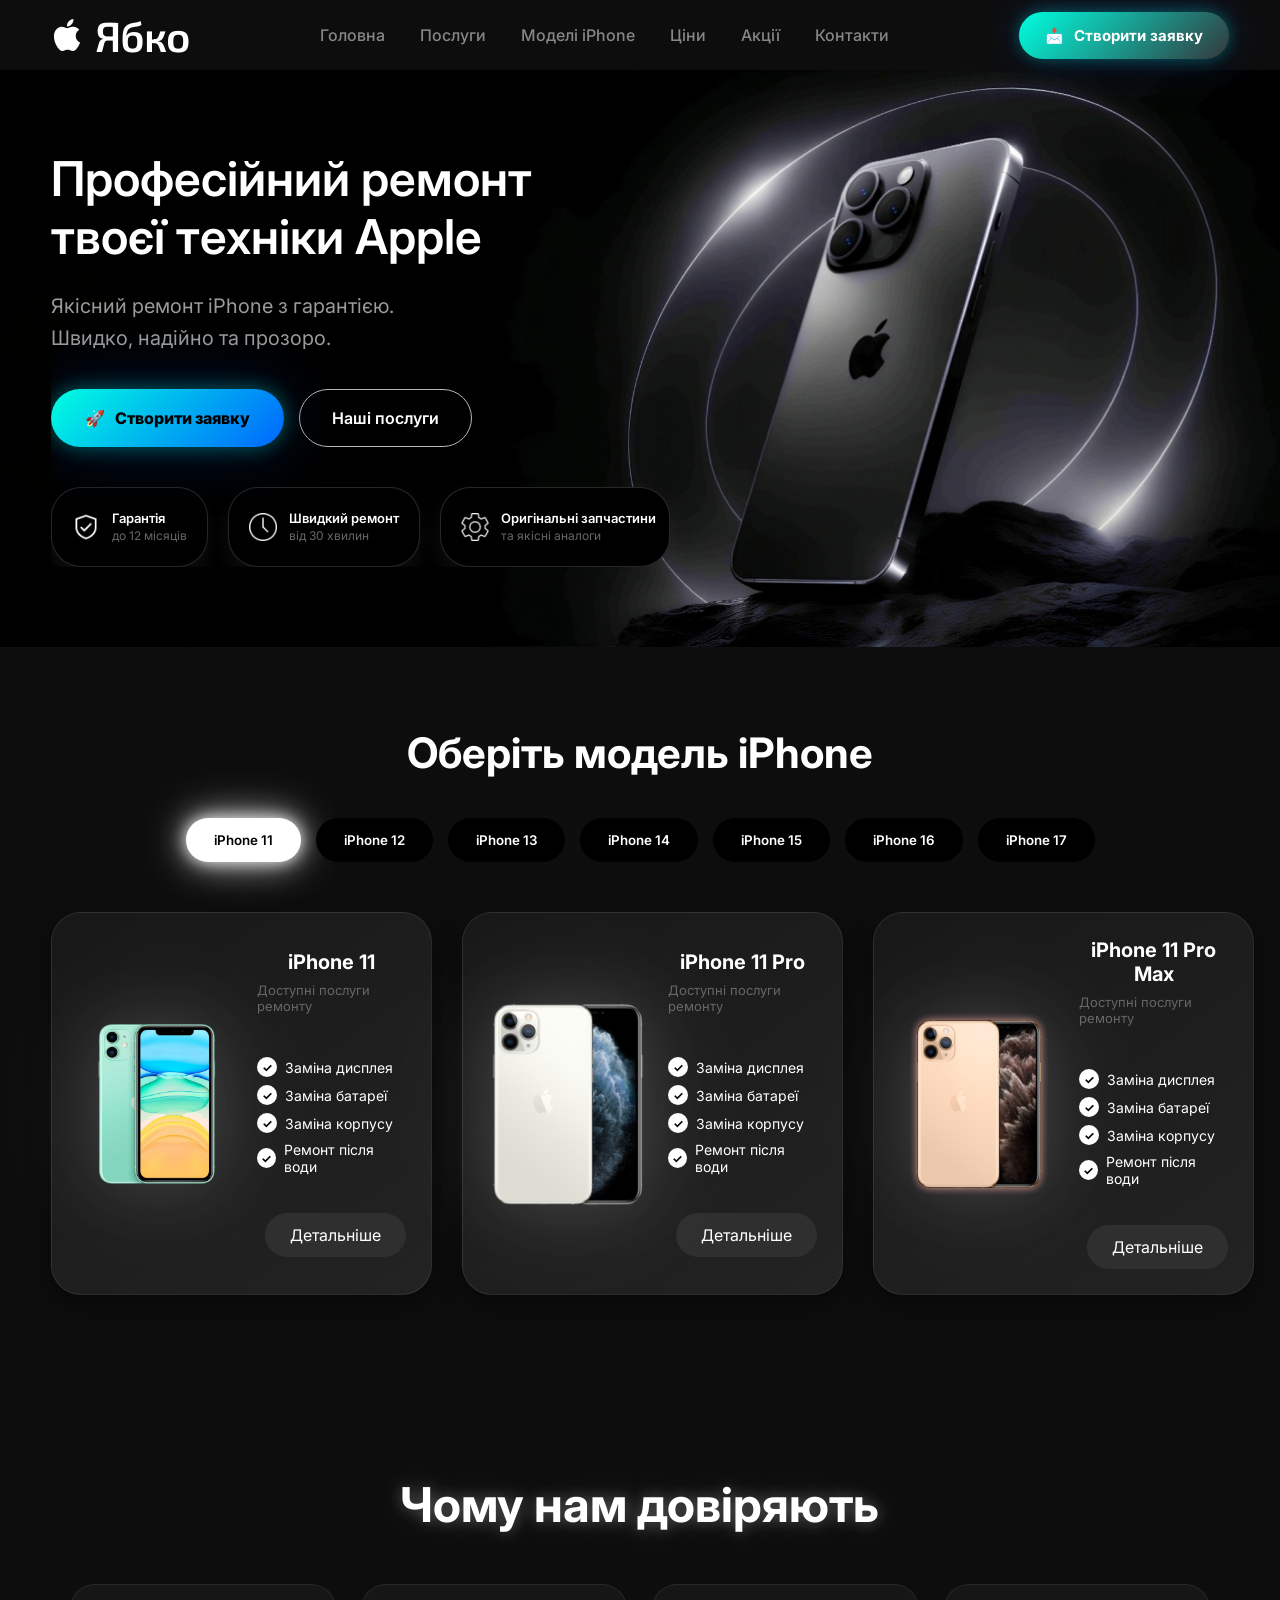
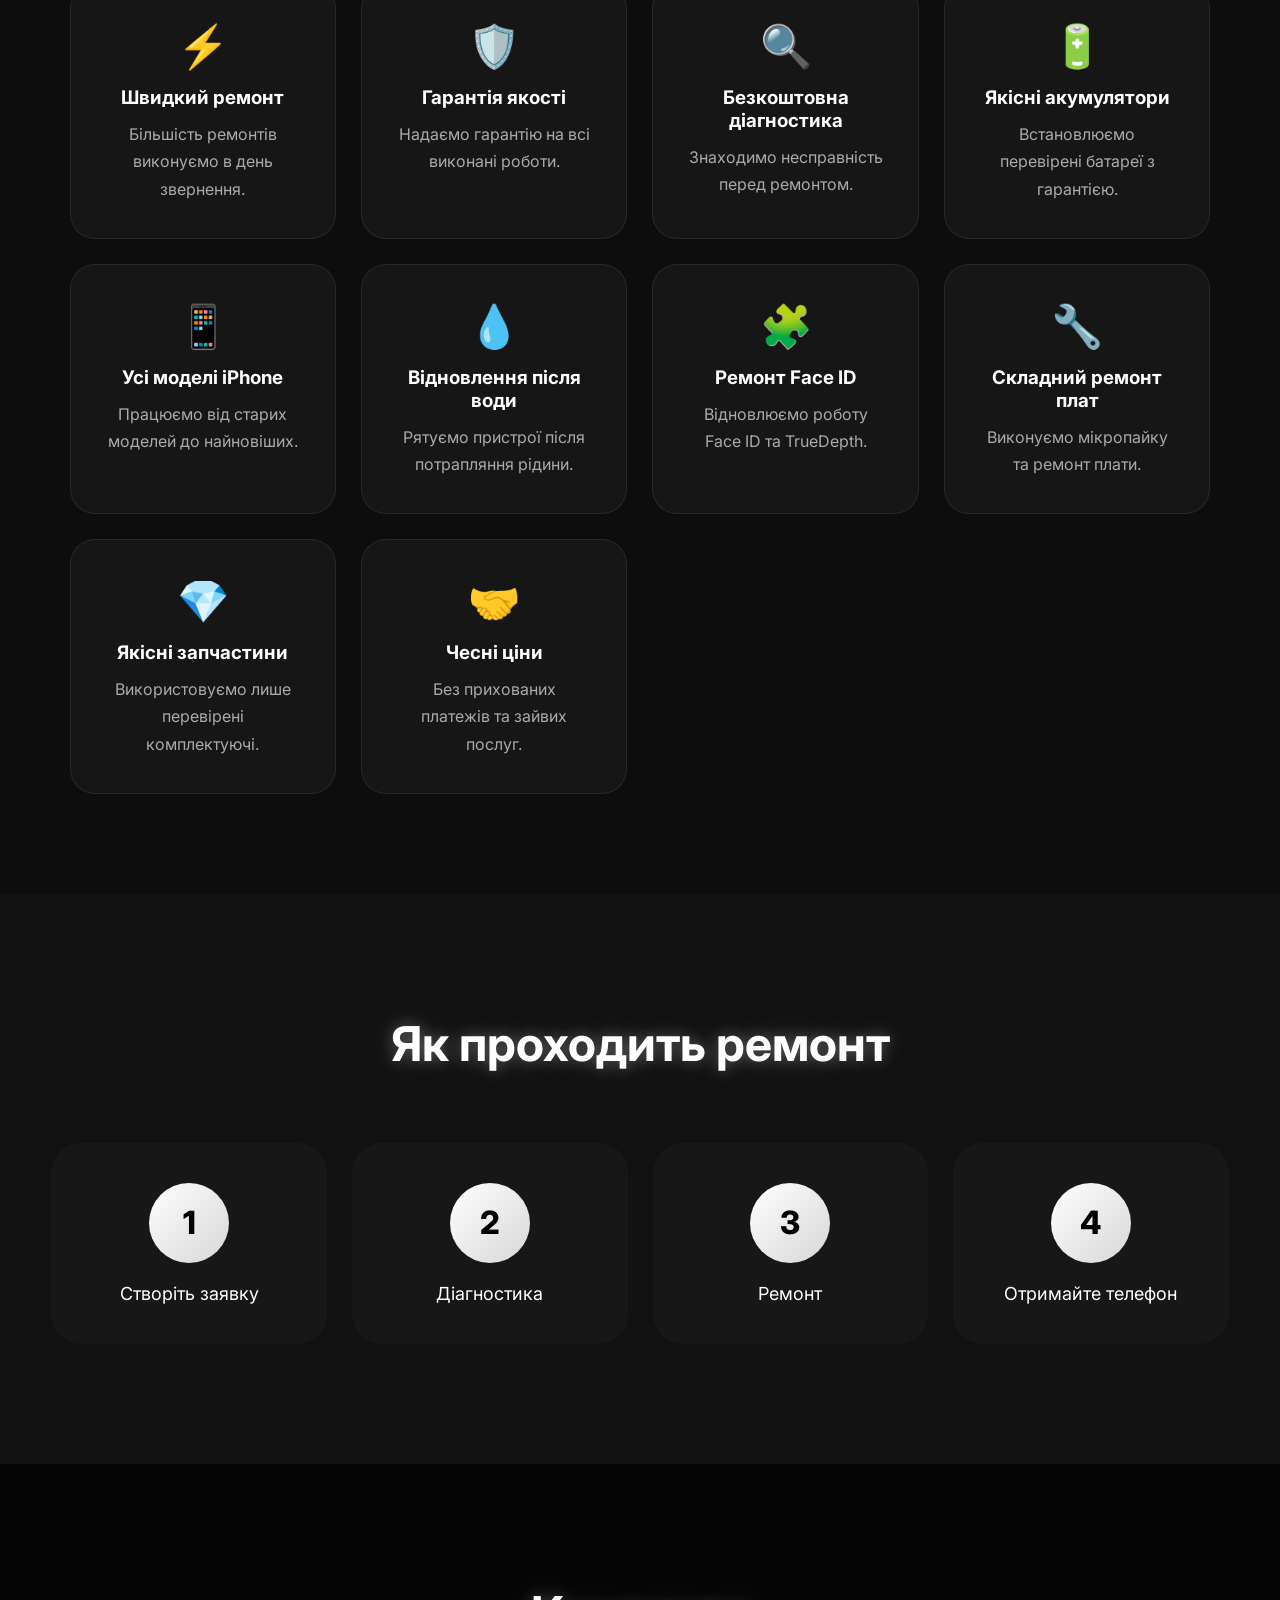
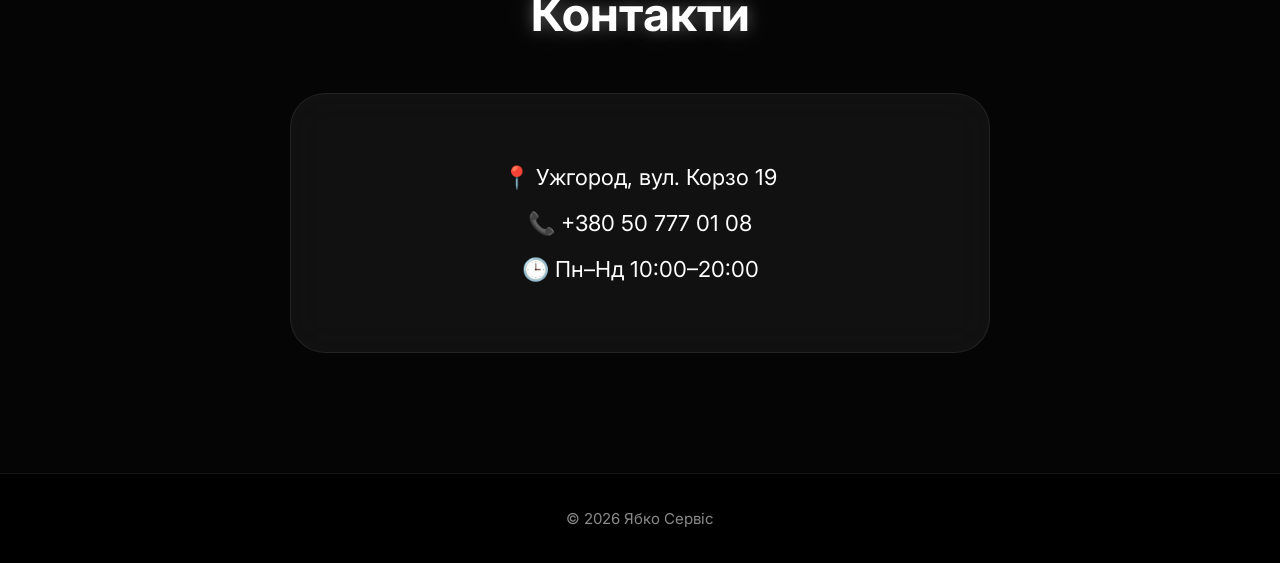
<file: index.html>
<!DOCTYPE html>
<html lang="uk">
<head>
<meta charset="UTF-8">
<meta name="viewport" content="width=device-width, initial-scale=1.0">
<title>Ябко - ремонт особливої техніки</title>

<link rel="preconnect" href="https://fonts.googleapis.com">
<link href="https://fonts.googleapis.com/css2?family=Inter:wght@300;400;500;600;700;800&display=swap" rel="stylesheet">

<link rel="stylesheet" href="css/style.css">
<link rel="icon"
type="image/png"
href="images/apple-logo.png">
</head>

<body>

<header>

<div class="container">

<div class="navbar">

<div class="logo">
    <img src="images/apple-logo.png" alt="Apple">
    <link href="https://fonts.googleapis.com/css2?family=Exo+2:wght@600&display=swap" rel="stylesheet">
    <span class="logo-text">Ябко</span>
</div>

<nav>

<ul>

<li><a href="#">Головна</a></li>
<li><a href="services.html">Послуги</a></li>
<li><a href="#models">Моделі iPhone</a></li>
<li><a href="prices.html">Ціни</a></li>
<li><a href="sale.html">Акції</a></li>
<li><a href="#contacts">Контакти</a></li>

</ul>

</nav>

<a href="order.html" class="cta-btn">
    <span>📩</span>
    Створити заявку
    <div class="shine"></div>
  </a>

</div>

</div>

</header>

<section class="hero">

<div class="container hero-content">

<div class="hero-left">



<h1>
Професійний ремонт<br>
твоєї техніки Apple
</h1>

<p>
Якісний ремонт iPhone з гарантією.<br>
Швидко, надійно та прозоро.
</p>

<div class="hero-buttons">

    <a href="order.html" class="cta-main">
        <span>🚀</span>
        Створити заявку
        <i></i>
      </a>

<a href="services.html" class="btn-light">
Наші послуги
</a>

</div>

<div class="advantages">

<div class="advantage-card">
    <img src="images/warranty.png" alt="">

    <div class="text">
<h3>Гарантія</h3>
<p>до 12 місяців</p>
</div>
</div>

<div class="advantage-card">
    <img src="images/time.png" alt="">
    <div class="text">
<h3>Швидкий ремонт</h3>
<p>від 30 хвилин</p>
</div>
</div>

<div class="advantage-card">
    <img src="images/set.png" alt="">
    <div class="text">
<h3>Оригінальні запчастини</h3>
<p>та якісні аналоги</p>
</div>
</div>

</div>

</div>



</div>

</section>

<section id="models" class="models">

    <div class="container">

<h2>
Оберіть модель iPhone
</h2>

<div class="tabs">

<button class="tab active"
onclick="showModels('iphone11',this)">
iPhone 11
</button>

<button class="tab"
onclick="showModels('iphone12',this)">
iPhone 12
</button>

<button class="tab"
onclick="showModels('iphone13',this)">
iPhone 13
</button>

<button class="tab"
onclick="showModels('iphone14',this)">
iPhone 14
</button>

<button class="tab"
onclick="showModels('iphone15',this)">
iPhone 15
</button>

<button class="tab"
onclick="showModels('iphone16',this)">
iPhone 16
</button>
<button class="tab"
onclick="showModels('iphone17',this)">
iPhone 17
</button>

</div>

<div id="iphone11" class="phones-grid">

    <div class="phone-card iphone11">
        
        <img class="big-phone" src="images/iphone11.png">

        <div class="phone-info">
            <h2>iPhone 11</h2>

            <p class="small-text">Доступні послуги ремонту</p>

            <ul class="services">
                <li>Заміна дисплея</li>
                <li>Заміна батареї</li>
                <li>Заміна корпусу</li>
                <li>Ремонт після води</li>
            </ul>

            <a href="prices.html?model=iphone11">Детальніше</a>
        </div>
    </div>

    <div class="phone-card iphone11pro">
        <img class="big-phone" src="images/iphone11pro.png">

        <div class="phone-info">
            <h2>iPhone 11 Pro</h2>

            <p class="small-text">Доступні послуги ремонту</p>

            <ul class="services">
                <li>Заміна дисплея</li>
                <li>Заміна батареї</li>
                <li>Заміна корпусу</li>
                <li>Ремонт після води</li>
            </ul>

            <a href="prices.html?model=iphone11pro">Детальніше</a>
        </div>
    </div>

    <div class="phone-card iphone11promax">
        <img class="big-phone" src="images/iphone11promax.png">

        <div class="phone-info">
            <h2>iPhone 11 Pro Max</h2>

            <p class="small-text">Доступні послуги ремонту</p>

            <ul class="services">
                <li>Заміна дисплея</li>
                <li>Заміна батареї</li>
                <li>Заміна корпусу</li>
                <li>Ремонт після води</li>
            </ul>

            <a href="prices.html?model=iphone11promax">Детальніше</a>
        </div>
    </div>

</div>

<div id="iphone12" class="phones-grid hidden">

    <div class="phone-card iphone12">
        <img class="big-phone" src="images/iphone12png.png">

        <div class="phone-info">
            <h2>iPhone 12</h2>
            <p class="small-text">Доступні послуги ремонту</p>

            <ul class="services">
                <li>Заміна дисплея</li>
                <li>Заміна батареї</li>
                <li>Заміна корпусу</li>
                <li>Ремонт після води</li>
            </ul>

            <a href="prices.html?model=iphone12">Детальніше</a>
        </div>
    </div>

    <div class="phone-card iphone12mini">
        <img class="big-phone" src="images/iphone12minipng.png">

        <div class="phone-info">
            <h2>iPhone 12 mini</h2>
            <p class="small-text">Доступні послуги ремонту</p>

            <ul class="services">
                <li>Заміна дисплея</li>
                <li>Заміна батареї</li>
                <li>Заміна корпусу</li>
                <li>Ремонт після води</li>
            </ul>

            <a href="prices.html?model=iphone12mini">Детальніше</a>
        </div>
    </div>

    <div class="phone-card iphone12pro">
        <img class="big-phone" src="images/iphone12pro.png">

        <div class="phone-info">
            <h2>iPhone 12 Pro</h2>
            <p class="small-text">Доступні послуги ремонту</p>

            <ul class="services">
                <li>Заміна дисплея</li>
                <li>Заміна батареї</li>
                <li>Заміна корпусу</li>
                <li>Ремонт після води</li>
            </ul>

            <a href="prices.html?model=iphone12pro">Детальніше</a>
        </div>
    </div>

    <div class="phone-card iphone12-max">
        <img class="big-phone" src="images/iphone12promaxpng.png">

        <div class="phone-info">
            <h2>iPhone 12 Pro Max</h2>
            <p class="small-text">Доступні послуги ремонту</p>

            <ul class="services">
                <li>Заміна дисплея</li>
                <li>Заміна батареї</li>
                <li>Заміна корпусу</li>
                <li>Ремонт після води</li>
            </ul>

            <a href="prices.html?model=iphone12-max">Детальніше</a>
        </div>
    </div>

</div>
<div id="iphone13" class="phones-grid hidden">

    <div class="phone-card iphone13">
        <img class="big-phone" src="images/13.png">
        <div class="phone-info">
            <h2>iPhone 13</h2>
            <p class="small-text">Доступні послуги ремонту</p>
            <ul class="services">
                <li>Заміна дисплея</li>
                <li>Заміна батареї</li>
                <li>Заміна корпусу</li>
                <li>Ремонт після води</li>
            </ul>
            <a href="prices.html?model=iphone13">Детальніше</a>
        </div>
    </div>

    <div class="phone-card iphone13mini">
        <img class="big-phone" src="images/13mini.png">
        <div class="phone-info">
            <h2>iPhone 13 mini</h2>
            <p class="small-text">Доступні послуги ремонту</p>
            <ul class="services">
                <li>Заміна дисплея</li>
                <li>Заміна батареї</li>
                <li>Заміна корпусу</li>
                <li>Ремонт після води</li>
            </ul>
            <a href="prices.html?model=iphone13mini">Детальніше</a>
        </div>
    </div>

    <div class="phone-card iphone13pro">
        <img class="big-phone" src="images/13pro.png">
        <div class="phone-info">
            <h2>iPhone 13 Pro</h2>
            <p class="small-text">Доступні послуги ремонту</p>
            <ul class="services">
                <li>Заміна дисплея OLED</li>
                <li>Заміна батареї</li>
                <li>Ремонт Face ID</li>
                <li>Ремонт після води</li>
            </ul>
            <a href="prices.html?model=iphone13pro">Детальніше</a>
        </div>
    </div>

    <div class="phone-card iphone13pm">
        <img class="big-phone" src="images/13pm.png">
        <div class="phone-info">
            <h2>iPhone 13 Pro Max</h2>
            <p class="small-text">Доступні послуги ремонту</p>
            <ul class="services">
                <li>Заміна дисплея OLED</li>
                <li>Заміна батареї</li>
                <li>Ремонт Face ID</li>
                <li>Ремонт після води</li>
            </ul>
            <a href="prices.html?model=iphone13promax">Детальніше</a>
        </div>
    </div>

</div>

<div id="iphone14" class="phones-grid hidden">

    <div class="phone-card iphone14">
        <img class="big-phone" src="images/14.png">
        <div class="phone-info">
            <h2>iPhone 14</h2>
            <p class="small-text">Доступні послуги ремонту</p>

<ul class="services">
    <ul class="services">
        <li>Заміна дисплея OLED</li>
        <li>Заміна акумулятора</li>
        <li>Ремонт Face ID</li>
        <li>Відновлення після вологи</li>
    </ul>
</ul>

<a href="prices.html?model=iphone14">Детальніше</a>
        </div>
    </div>

    <div class="phone-card iphone14plus">
        <img class="big-phone" src="images/14plus.png">
        <div class="phone-info">
            <h2>iPhone 14 Plus</h2>
            <p class="small-text">Доступні послуги ремонту</p>

<ul class="services">
    <li>Заміна дисплея</li>
    <li>Заміна батареї</li>
    <li>Заміна корпусу</li>
    <li>Ремонт після води</li>
</ul>

<a href="prices.html?model=iphone14plus">Детальніше</a>
        </div>
    </div>

    <div class="phone-card iphone14pro">
        <img class="big-phone" src="images/14pro.png">
        <div class="phone-info">
            <h2>iPhone 14 Pro</h2>
            <p class="small-text">Доступні послуги ремонту</p>

<ul class="services">
    <ul class="services">
        <li>Заміна дисплея OLED</li>
        <li>Заміна акумулятора</li>
        <li>Ремонт Face ID</li>
        <li>Відновлення після вологи</li>
    </ul>
</ul>

<a href="prices.html?model=iphone14pro">Детальніше</a>
        </div>
    </div>

    <div class="phone-card iphone14pm">
        <img class="big-phone" src="images/14pm.png">
        <div class="phone-info">
            <h2>iPhone 14 Pro Max</h2>
            <p class="small-text">Доступні послуги ремонту</p>

<ul class="services">
    <li>Заміна дисплея</li>
    <li>Заміна батареї</li>
    <li>Заміна корпусу</li>
    <li>Ремонт після води</li>
</ul>

<a href="prices.html?model=iphone14pm">Детальніше</a>
        </div>
    </div>

</div>

<div id="iphone15" class="phones-grid hidden">

    <div class="phone-card iphone15">
        <img class="big-phone" src="images/15.png">
        <div class="phone-info">
            <h2>iPhone 15</h2>
            <p class="small-text">Доступні послуги ремонту</p>

<ul class="services">
    <li>Заміна дисплея Super Retina</li>
    <li>Заміна батареї</li>
    <li>Ремонт USB-C роз'єму</li>
    <li>Заміна заднього скла</li>
</ul>

<a href="prices.html?model=iphone15">Детальніше</a>
        </div>
    </div>

    <div class="phone-card iphone15plus">
        <img class="big-phone" src="images/15pluspng.png">
        <div class="phone-info">
            <h2>iPhone 15 Plus</h2>
            <p class="small-text">Доступні послуги ремонту</p>

<ul class="services">
    <li>Заміна дисплея</li>
    <li>Заміна батареї</li>
    <li>Заміна корпусу</li>
    <li>Ремонт після води</li>
</ul>

<a href="prices.html?model=iphone15plus">Детальніше</a>
        </div>
    </div>

    <div class="phone-card iphone15pro">
        <img class="big-phone" src="images/15pro.png">
        <div class="phone-info">
            <h2>iPhone 15 Pro</h2>
            <p class="small-text">Доступні послуги ремонту</p>

            <ul class="services">
                <li>Заміна дисплея</li>
                <li>Заміна батареї</li>
                <li>Заміна корпусу</li>
                <li>Ремонт після води</li>
            </ul>
            
            <a href="prices.html?model=iphone15pro">Детальніше</a>
        </div>
    </div>

    <div class="phone-card iphone15pm">
        <img class="big-phone" src="images/15pm.png">
        <div class="phone-info">
            <h2>iPhone 15 Pro Max</h2>
            <p class="small-text">Доступні послуги ремонту</p>

            <ul class="services">
                <li>Заміна дисплея Super Retina</li>
                <li>Заміна батареї</li>
                <li>Ремонт USB-C роз'єму</li>
                <li>Заміна заднього скла</li>
            </ul>
            
            <a href="prices.html?model=iphone15pm">Детальніше</a>
        </div>
    </div>

</div>

<div id="iphone16" class="phones-grid hidden">

    <div class="phone-card iphone16">
        <img class="big-phone" src="images/16.png">
        <div class="phone-info">
            <h2>iPhone 16</h2>
            <p class="small-text">Доступні послуги ремонту</p>

            <ul class="services">
                <li>Заміна дисплея</li>
                <li>Заміна батареї</li>
                <li>Заміна корпусу</li>
                <li>Ремонт після води</li>
            </ul>
            
            <a href="prices.html?model=iphone16">Детальніше</a>
        </div>
    </div>

    <div class="phone-card iphone16plus">
        <img class="big-phone" src="images/16plus.png">
        <div class="phone-info">
            <h2>iPhone 16 Plus</h2>
            <p class="small-text">Доступні послуги ремонту</p>

            <ul class="services">
                <li>Заміна дисплея ProMotion</li>
                <li>Заміна акумулятора</li>
                <li>Ремонт камер</li>
                <li>Відновлення після потрапляння води</li>
            </ul>
            
            <a href="prices.html?model=iphone16plus">Детальніше</a>
        </div>
    </div>

    <div class="phone-card iphone16pro">
        <img class="big-phone" src="images/16pro.png">
        <div class="phone-info">
            <h2>iPhone 16 Pro</h2>
            <p class="small-text">Доступні послуги ремонту</p>

            <ul class="services">
                <li>Заміна дисплея ProMotion</li>
                <li>Заміна акумулятора</li>
                <li>Ремонт камер</li>
                <li>Відновлення після потрапляння води</li>
            </ul>
            
            <a href="prices.html?model=iphone16pro">Детальніше</a>
        </div>
    </div>

    <div class="phone-card iphone16pm">
        <img class="big-phone" src="images/16promax.png">
        <div class="phone-info">
            <h2>iPhone 16 Pro Max</h2>
            <p class="small-text">Доступні послуги ремонту</p>

            <ul class="services">
                <li>Заміна дисплея</li>
                <li>Заміна батареї</li>
                <li>Заміна корпусу</li>
                <li>Ремонт після води</li>
            </ul>
            
            <a href="prices.html?model=iphone16pm">Детальніше</a>
        </div>
    </div>
    

</div>
<div id="iphone17" class="phones-grid hidden">

    <div class="phone-card iphone17">
        <img class="big-phone" src="images/17.png">

        <div class="phone-info">
            <h2>iPhone 17</h2>

            <p class="small-text">Доступні послуги ремонту</p>

            <ul class="services">
                <li>Заміна дисплея ProMotion</li>
                <li>Заміна акумулятора</li>
                <li>Ремонт USB-C</li>
                <li>Відновлення після води</li>
            </ul>

            <a href="prices.html?model=iphone17">Детальніше</a>
        </div>
    </div>

    <div class="phone-card iphone17air">
        <img class="big-phone" src="images/17air.png">

        <div class="phone-info">
            <h2>iPhone 17 Air</h2>

            <p class="small-text">Доступні послуги ремонту</p>

            <ul class="services">
                <li>Заміна дисплея OLED</li>
                <li>Заміна батареї</li>
                <li>Ремонт динаміків</li>
                <li>Заміна заднього скла</li>
            </ul>

            <a href="prices.html?model=iphone17air">Детальніше</a>
        </div>
    </div>

    <div class="phone-card iphone17pro">
        <img class="big-phone" src="images/17pro.png">

        <div class="phone-info">
            <h2>iPhone 17 Pro</h2>

            <p class="small-text">Доступні послуги ремонту</p>

            <ul class="services">
                <li>Заміна дисплея ProMotion</li>
                <li>Ремонт Face ID</li>
                <li>Ремонт камер</li>
                <li>Відновлення після вологи</li>
            </ul>

            <a href="prices.html?model=iphone17pro">Детальніше</a>
        </div>
    </div>

    <div class="phone-card iphone17pm">
        <img class="big-phone" src="images/17promax.png">

        <div class="phone-info">
            <h2>iPhone 17 Pro Max</h2>

            <p class="small-text">Доступні послуги ремонту</p>

            <ul class="services">
                <li>Заміна дисплея ProMotion</li>
                <li>Ремонт Face ID</li>
                <li>Ремонт блоку камер</li>
                <li>Відновлення після води</li>
            </ul>

            <a href="prices.html?model=iphone17pm">Детальніше</a>
        </div>
    </div>

</div>

</div>

</section>
<section class="why-us">

    <div class="container">

        <h2>Чому нам довіряють</h2>

        <div class="why-grid">

            <div class="why-card">
                <div class="icon">⚡</div>
                <h3>Швидкий ремонт</h3>
                <p>Більшість ремонтів виконуємо в день звернення.</p>
            </div>

            <div class="why-card">
                <div class="icon">🛡️</div>
                <h3>Гарантія якості</h3>
                <p>Надаємо гарантію на всі виконані роботи.</p>
            </div>

            <div class="why-card">
                <div class="icon">🔍</div>
                <h3>Безкоштовна діагностика</h3>
                <p>Знаходимо несправність перед ремонтом.</p>
            </div>

            <div class="why-card">
                <div class="icon">🔋</div>
                <h3>Якісні акумулятори</h3>
                <p>Встановлюємо перевірені батареї з гарантією.</p>
            </div>

            <div class="why-card">
                <div class="icon">📱</div>
                <h3>Усі моделі iPhone</h3>
                <p>Працюємо від старих моделей до найновіших.</p>
            </div>

            <div class="why-card">
                <div class="icon">💧</div>
                <h3>Відновлення після води</h3>
                <p>Рятуємо пристрої після потрапляння рідини.</p>
            </div>

            <div class="why-card">
                <div class="icon">🧩</div>
                <h3>Ремонт Face ID</h3>
                <p>Відновлюємо роботу Face ID та TrueDepth.</p>
            </div>

            <div class="why-card">
                <div class="icon">🔧</div>
                <h3>Складний ремонт плат</h3>
                <p>Виконуємо мікропайку та ремонт плати.</p>
            </div>

            <div class="why-card">
                <div class="icon">💎</div>
                <h3>Якісні запчастини</h3>
                <p>Використовуємо лише перевірені комплектуючі.</p>
            </div>

            <div class="why-card">
                <div class="icon">🤝</div>
                <h3>Чесні ціни</h3>
                <p>Без прихованих платежів та зайвих послуг.</p>
            </div>

        </div>

    </div>

</section>
    
    
    <section class="steps">
    
    <div class="container">
    
    <h2>Як проходить ремонт</h2>
    
    <div class="steps-grid">
    
    <div class="step">
    <h3>1</h3>
    <p>Створіть заявку</p>
    </div>
    
    <div class="step">
    <h3>2</h3>
    <p>Діагностика</p>
    </div>
    
    <div class="step">
    <h3>3</h3>
    <p>Ремонт</p>
    </div>
    
    <div class="step">
    <h3>4</h3>
    <p>Отримайте телефон</p>
    </div>
    
    </div>
    
    </div>
    
    </section>
    
    
    <section id="contacts" class="contacts">
    
    <div class="container">
    
    <h2>Контакти</h2>
    
    <div class="contact-card">
    
    <p>📍 Ужгород, вул. Корзо 19</p>
    
    <p>📞 +380 50 777 01 08</p>
    
    <p>🕒 Пн–Нд 10:00–20:00</p>
    
    </div>
    
    </div>
    
    </section>
    
    
    <footer>
    
    <div class="container">
    
    <p>
    © 2026 Ябко Сервіс
    </p>
    
    </div>
    
    </footer>
<script src="js/script.js"></script>

</body>
</html>
</file>
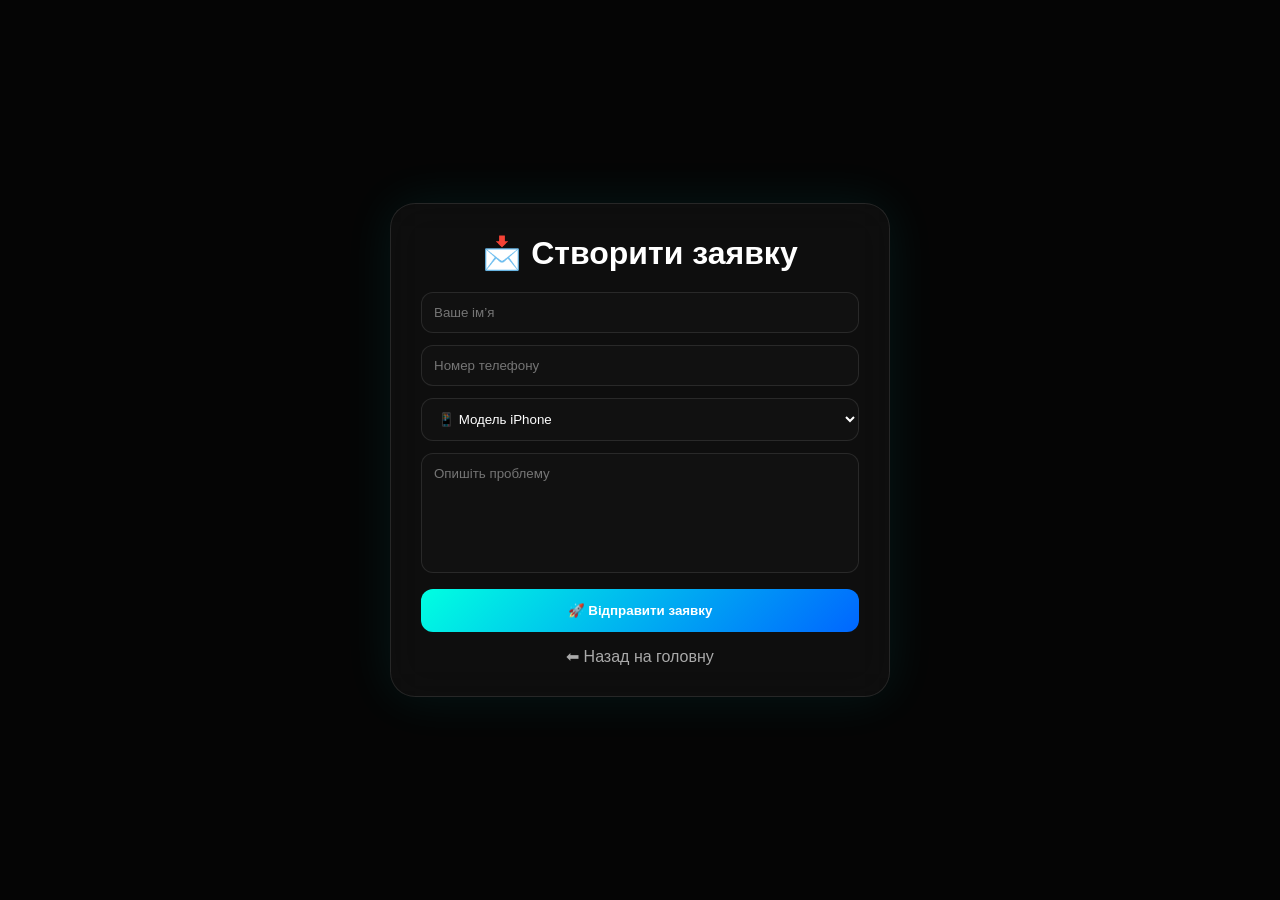
<file: order.html>
<!DOCTYPE html>
<html lang="uk">
<head>
<meta charset="UTF-8">
<meta name="viewport" content="width=device-width, initial-scale=1.0">
<title>Створити заявку</title>

<link rel="stylesheet" href="css/style.css">

<style>
body{
    background:#050505;
    color:white;
    font-family:Inter, sans-serif;
}

.order-page{
    min-height:100vh;
    display:flex;
    justify-content:center;
    align-items:center;
    padding:40px;
}

.form-box{
    width:100%;
    max-width:500px;

    background:rgba(255,255,255,0.04);
    border:1px solid rgba(255,255,255,0.1);

    backdrop-filter:blur(20px);
    border-radius:25px;

    padding:30px;

    box-shadow:0 0 50px rgba(0,255,255,0.08);
}

h1{
    text-align:center;
    margin-bottom:20px;
    font-size:32px;
}

input, select, textarea{
    width:100%;
    margin-bottom:12px;

    padding:12px;
    border-radius:12px;

    border:1px solid rgba(255,255,255,0.1);
    background:#111;
    color:white;
    outline:none;
}

textarea{
    min-height:120px;
    resize:none;
}

button{
    width:100%;
    padding:14px;

    border:none;
    border-radius:12px;

    background:linear-gradient(135deg,#00ffe1,#0066ff);
    color:white;

    font-weight:700;
    cursor:pointer;

    transition:.3s;
}

button:hover{
    transform:scale(1.03);
}

.back{
    display:block;
    text-align:center;
    margin-top:15px;
    color:#aaa;
    text-decoration:none;
}
.back:hover{
    color:white;
}
</style>

</head>

<body>

<div class="order-page">

    <div class="form-box">

        <h1>📩 Створити заявку</h1>

        <form id="orderForm">

            <input type="text" name="name" placeholder="Ваше ім’я" required>

            <input type="tel" name="phone" placeholder="Номер телефону" required>

            <select name="device" required>
                <option value="">📱 Модель iPhone</option>
                <option>iPhone 11</option>
                <option>iPhone 12</option>
                <option>iPhone 13</option>
                <option>iPhone 14</option>
                <option>iPhone 15</option>
                <option>iPhone 16</option>
                <option>iPhone 17</option>
            </select>

            <textarea name="problem" placeholder="Опишіть проблему" required></textarea>

            <button type="submit">🚀 Відправити заявку</button>

        </form>

        <a href="index.html" class="back">⬅ Назад на головну</a>

    </div>

</div>

<script>
const form = document.getElementById("orderForm");

const TOKEN = "8452405726:AAFysazpH-E5RClGK0CV5ywy20b5PFCEotw";
const CHAT_ID = "803414805";

form.addEventListener("submit", async (e) => {
    e.preventDefault();

    const data = new FormData(form);

    const text =
`📩 НОВА ЗАЯВКА
👤 Ім'я: ${data.get("name")}
📞 Телефон: ${data.get("phone")}
📱 Модель: ${data.get("device")}
⚠️ Проблема: ${data.get("problem")}`;

    try {
        const res = await fetch(`https://api.telegram.org/bot${TOKEN}/sendMessage`, {
            method: "POST",
            headers: {
                "Content-Type": "application/json"
            },
            body: JSON.stringify({
                chat_id: CHAT_ID,
                text: text
            })
        });

        if (!res.ok) throw new Error("Telegram error");

        alert("Заявку відправлено 🚀");
        form.reset();

    } catch (err) {
        console.log(err);
        alert("Помилка відправки ❌");
    }
});
</script>

</body>
</html>
</file>
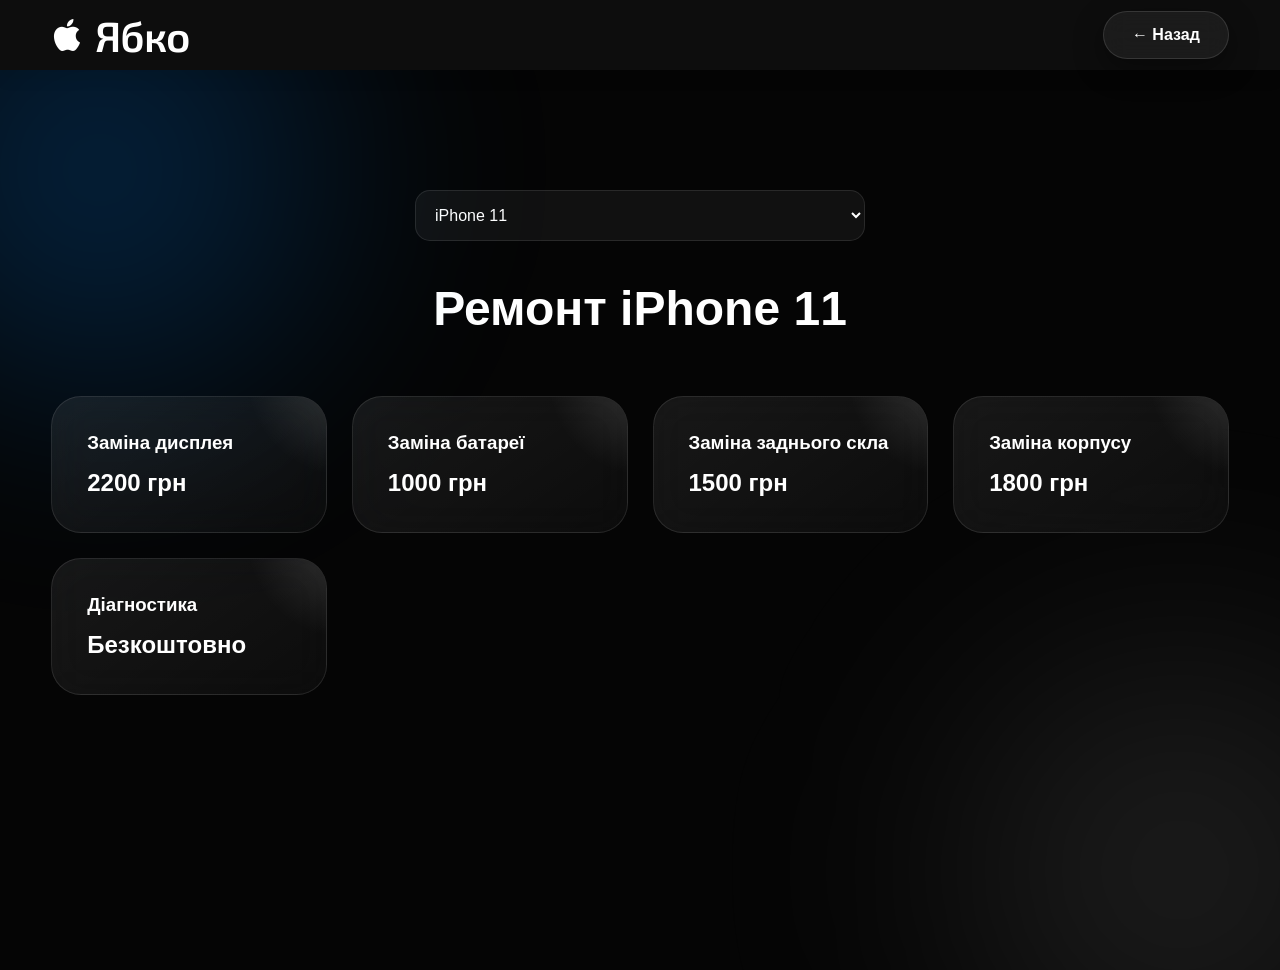
<file: prices.html>
<!DOCTYPE html>
<html lang="uk">
<head>
<meta charset="UTF-8">
<meta name="viewport" content="width=device-width, initial-scale=1.0">

<title>Ціни на ремонт</title>

<link rel="stylesheet" href="css/style.css">
</head>

<body>

<header>
<div class="container">
<div class="navbar">

<div class="logo">
<img src="images/apple-logo.png">
<link href="https://fonts.googleapis.com/css2?family=Exo+2:wght@600&display=swap" rel="stylesheet">
    <span class="logo-text">Ябко</span>
</div>

<a href="index.html" class="back-btn">← Назад</a>

</a>

</div>
</div>
</header>

<section class="prices-page">

<div class="container">
    <select id="modelSelect">

        <option value="iphone11">iPhone 11</option>
        <option value="iphone11pro">iPhone 11 Pro</option>
        <option value="iphone11promax">iPhone 11 Pro Max</option>
    
        <option value="iphone12">iPhone 12</option>
        <option value="iphone12mini">iPhone 12 Mini</option>
        <option value="iphone12pro">iPhone 12 Pro</option>
        <option value="iphone12promax">iPhone 12 Pro Max</option>
    
        <option value="iphone13">iPhone 13</option>
        <option value="iphone13mini">iPhone 13 Mini</option>
        <option value="iphone13pro">iPhone 13 Pro</option>
        <option value="iphone13promax">iPhone 13 Pro Max</option>
    
        <option value="iphone14">iPhone 14</option>
        <option value="iphone14plus">iPhone 14 Plus</option>
        <option value="iphone14pro">iPhone 14 Pro</option>
        <option value="iphone14pm">iPhone 14 Pro Max</option>
    
        <option value="iphone15">iPhone 15</option>
        <option value="iphone15plus">iPhone 15 Plus</option>
        <option value="iphone15pro">iPhone 15 Pro</option>
        <option value="iphone15pm">iPhone 15 Pro Max</option>
    
        <option value="iphone16">iPhone 16</option>
        <option value="iphone16plus">iPhone 16 Plus</option>
        <option value="iphone16pro">iPhone 16 Pro</option>
        <option value="iphone16pm">iPhone 16 Pro Max</option>
    
        <option value="iphone17">iPhone 17</option>
        <option value="iphone17air">iPhone 17 Air</option>
        <option value="iphone17pro">iPhone 17 Pro</option>
        <option value="iphone17pm">iPhone 17 Pro Max</option>
    
    </select>
<h1 id="phoneTitle"></h1>

<div class="price-grid" id="priceGrid">

</div>

</div>

</section>

<script src="js/prices.js"></script>

</body>
</html>
</file>
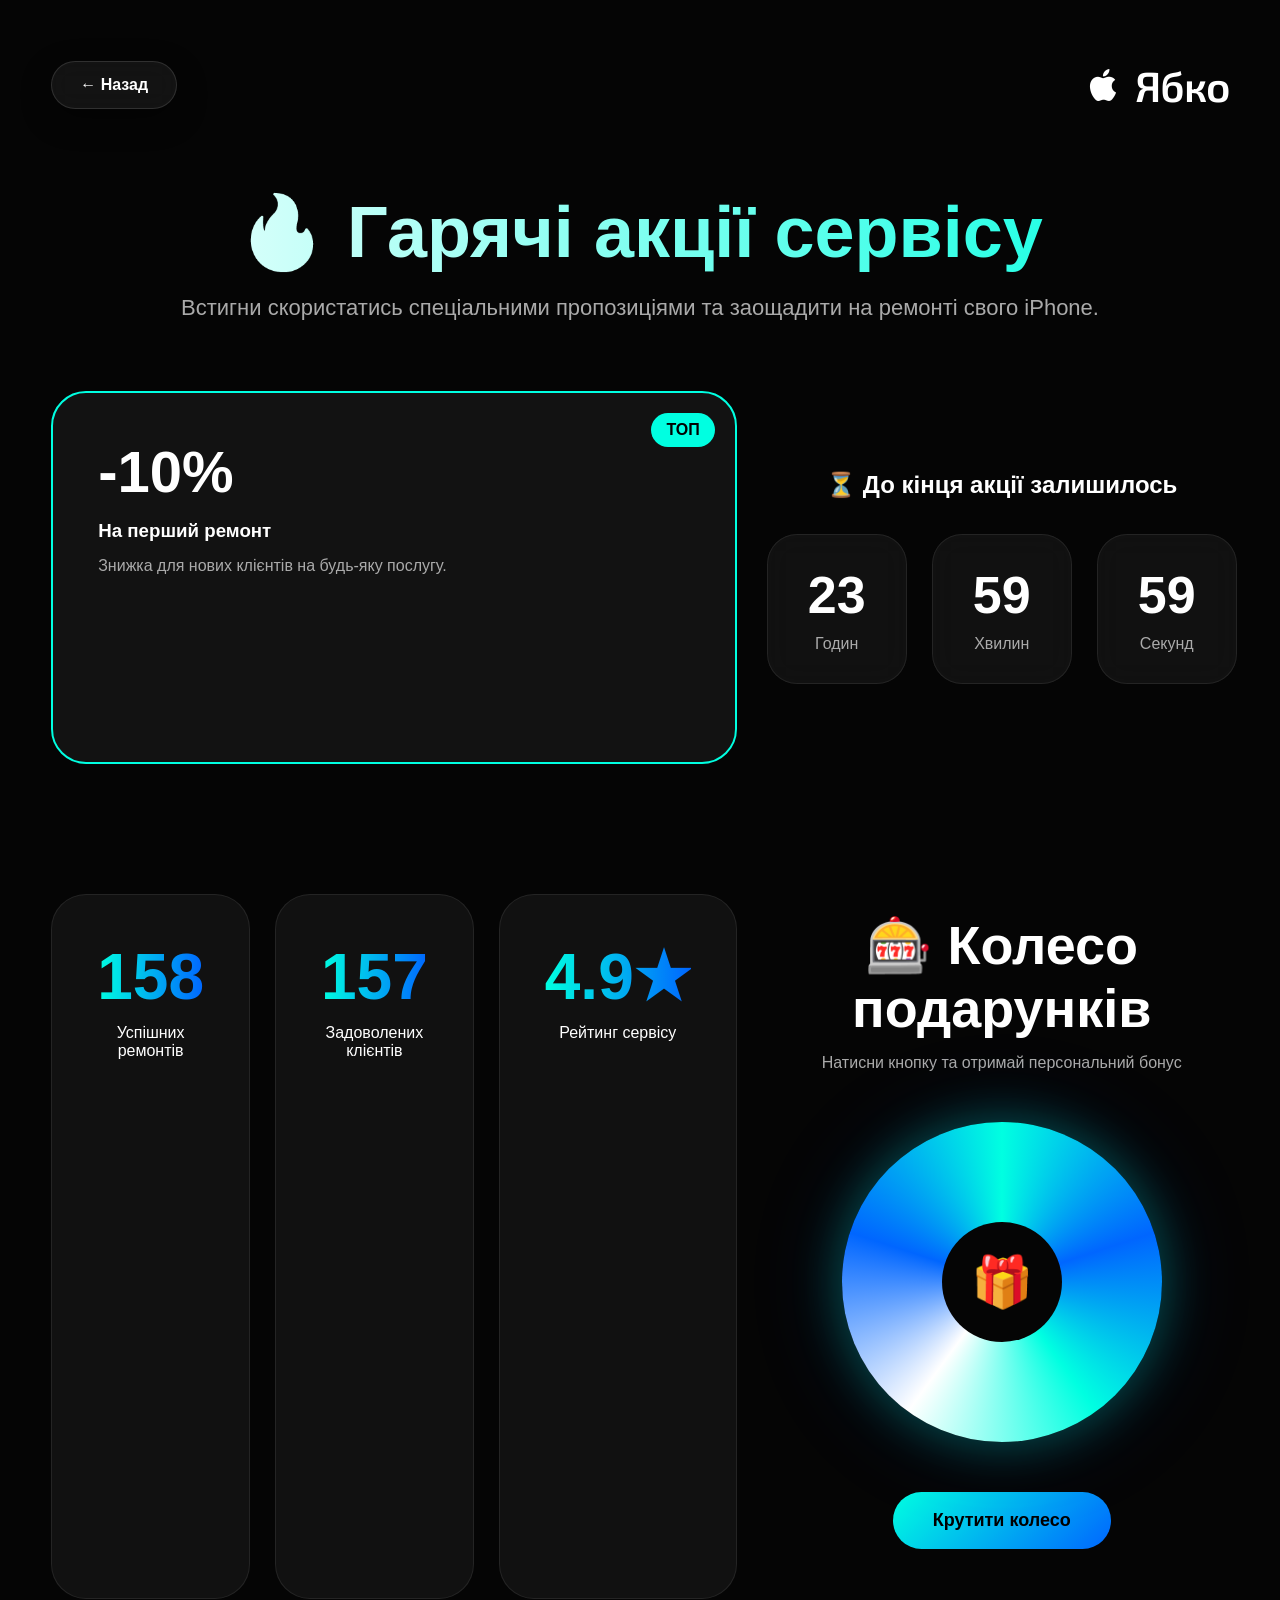
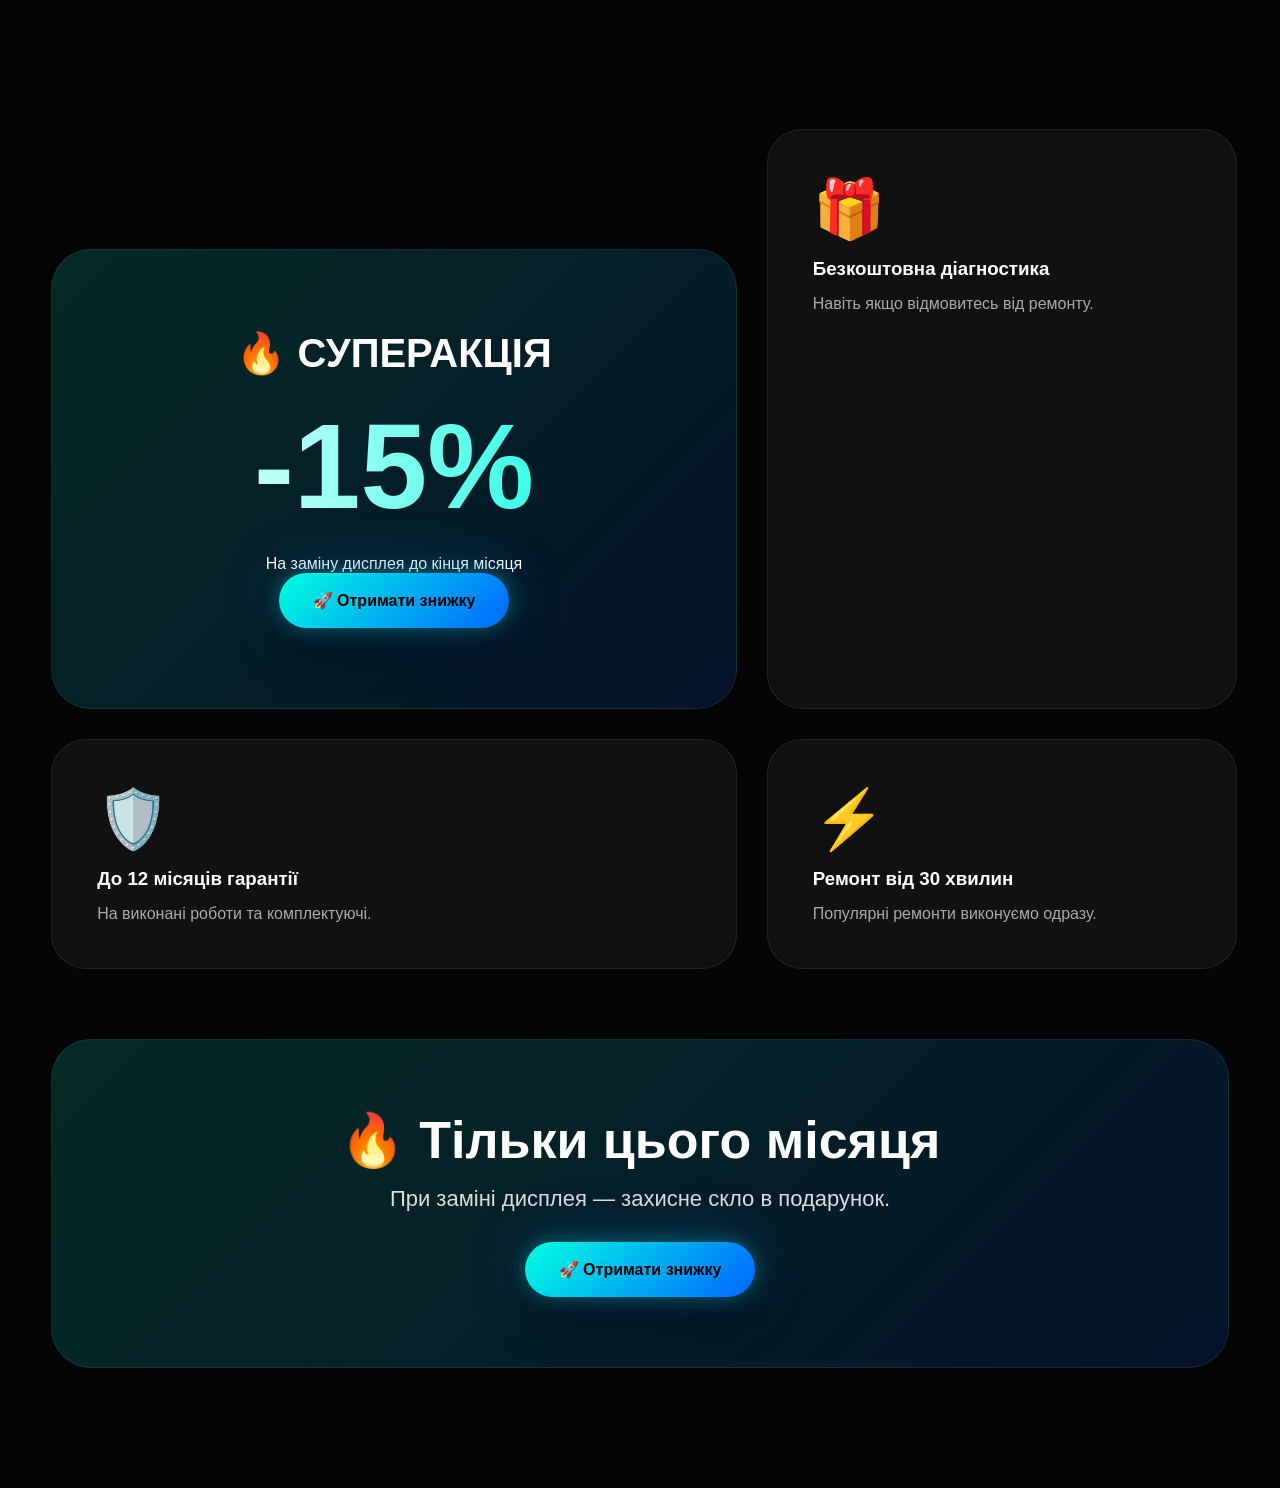
<file: sale.html>
<!DOCTYPE html>
<html lang="uk">
<head>
<meta charset="UTF-8">
<meta name="viewport" content="width=device-width, initial-scale=1.0">
<title>Акції | Ябко</title>

<link rel="stylesheet" href="css/style.css">

<link rel="icon" type="image/png" href="images/apple-logo.png">

<link href="https://fonts.googleapis.com/css2?family=Exo+2:wght@600&display=swap" rel="stylesheet">
</head>

<body>

<section class="sale-page">

<div class="container">

<div class="sale-top">

<a href="index.html" class="back-btn">
← Назад
</a>

<div class="logo sale-logo">
<img src="images/apple-logo.png">
<span class="logo-text">Ябко</span>
</div>

</div>

<div class="sale-hero">

<h1>
🔥 Гарячі акції сервісу
</h1>

<p>
Встигни скористатись спеціальними пропозиціями
та заощадити на ремонті свого iPhone.
</p>

</div>

<div class="sale-grid">

<div class="sale-card hot">
<span class="badge">ТОП</span>

<h2>-10%</h2>

<h3>На перший ремонт</h3>

<p>
Знижка для нових клієнтів на будь-яку послугу.
</p>
</div>
<div class="countdown-box">

    <h2>⏳ До кінця акції залишилось</h2>
    
    <div class="countdown">
    
    <div class="time-card">
    <span id="hours">23</span>
    <p>Годин</p>
    </div>
    
    <div class="time-card">
    <span id="minutes">59</span>
    <p>Хвилин</p>
    </div>
    
    <div class="time-card">
    <span id="seconds">59</span>
    <p>Секунд</p>
    </div>
    
    </div>
    
    </div>
    
    
    <div class="stats-grid">
    
    <div class="stat-card">
    <h2 id="repairs">0</h2>
    <p>Успішних ремонтів</p>
    </div>
    
    <div class="stat-card">
    <h2 id="clients">0</h2>
    <p>Задоволених клієнтів</p>
    </div>
    
    <div class="stat-card">
    <h2 id="rating">0</h2>
    <p>Рейтинг сервісу</p>
    </div>
    
    </div>
    
    <div class="wheel-section">
    
    <h2>🎰 Колесо подарунків</h2>
    
    <p class="wheel-subtitle">
    Натисни кнопку та отримай персональний бонус
    </p>
    
    <div class="wheel-container">
    
    <div id="wheel" class="wheel">
    
    <div class="wheel-center">
    🎁
    </div>
    
    </div>
    
    </div>
    
    <button class="spin-btn" onclick="spinWheel()">
    Крутити колесо
    </button>
    
    <div id="prize" class="prize-result"></div>
    
    </div>

    
    <div class="mega-sale">
    
    <div class="mega-sale-content">
    
    <h2>🔥 СУПЕРАКЦІЯ</h2>
    
    <h3>-15%</h3>
    
    <p>
    На заміну дисплея до кінця місяця
    </p>
    
    <a href="order.html" class="cta-main">
    🚀 Отримати знижку
    <i></i>
    </a>
    
    </div>
    
    </div>
<div class="sale-card">
<h2>🎁</h2>

<h3>Безкоштовна діагностика</h3>

<p>
Навіть якщо відмовитесь від ремонту.
</p>
</div>

<div class="sale-card">
<h2>🛡️</h2>

<h3>До 12 місяців гарантії</h3>

<p>
На виконані роботи та комплектуючі.
</p>
</div>

<div class="sale-card">
<h2>⚡</h2>

<h3>Ремонт від 30 хвилин</h3>

<p>
Популярні ремонти виконуємо одразу.
</p>
</div>

</div>

<div class="super-banner">

<h2>🔥 Тільки цього місяця</h2>

<p>
При заміні дисплея — захисне скло в подарунок.
</p>

<a href="order.html" class="cta-main">
🚀 Отримати знижку
<i></i>
</a>

</div>

</div>

</section>
<script>

    animateNumber("repairs",5000);
    animateNumber("clients",3200);
    animateNumber("rating",49);
    
    function animateNumber(id,target){
    
    let element=document.getElementById(id);
    let count=0;
    
    let interval=setInterval(()=>{
    
    count++;
    
    element.innerHTML=count;
    
    if(count>=target){
    clearInterval(interval);
    
    if(id==="rating"){
    element.innerHTML="4.9★";
    }
    }
    
    },10);
    
    }
    
    function spinWheel(){
    
    const wheel=document.getElementById("wheel");
    
    const prize=document.getElementById("prize");
    
    const gifts=[
    "🎁 Знижка 5%",
    "🎁 Знижка 10%",
    "🎁 Захисне скло",
    "🎁 Безкоштовна діагностика",
    "🎁 Знижка 15%"
    ];
    
    let deg=3600+Math.random()*720;
    
    wheel.style.transform=`rotate(${deg}deg)`;
    
    let reward=gifts[Math.floor(Math.random()*gifts.length)];
    
    setTimeout(()=>{
    prize.innerHTML=reward;
    },4000);
    
    }
    
    </script>
</body>
</html>
</file>
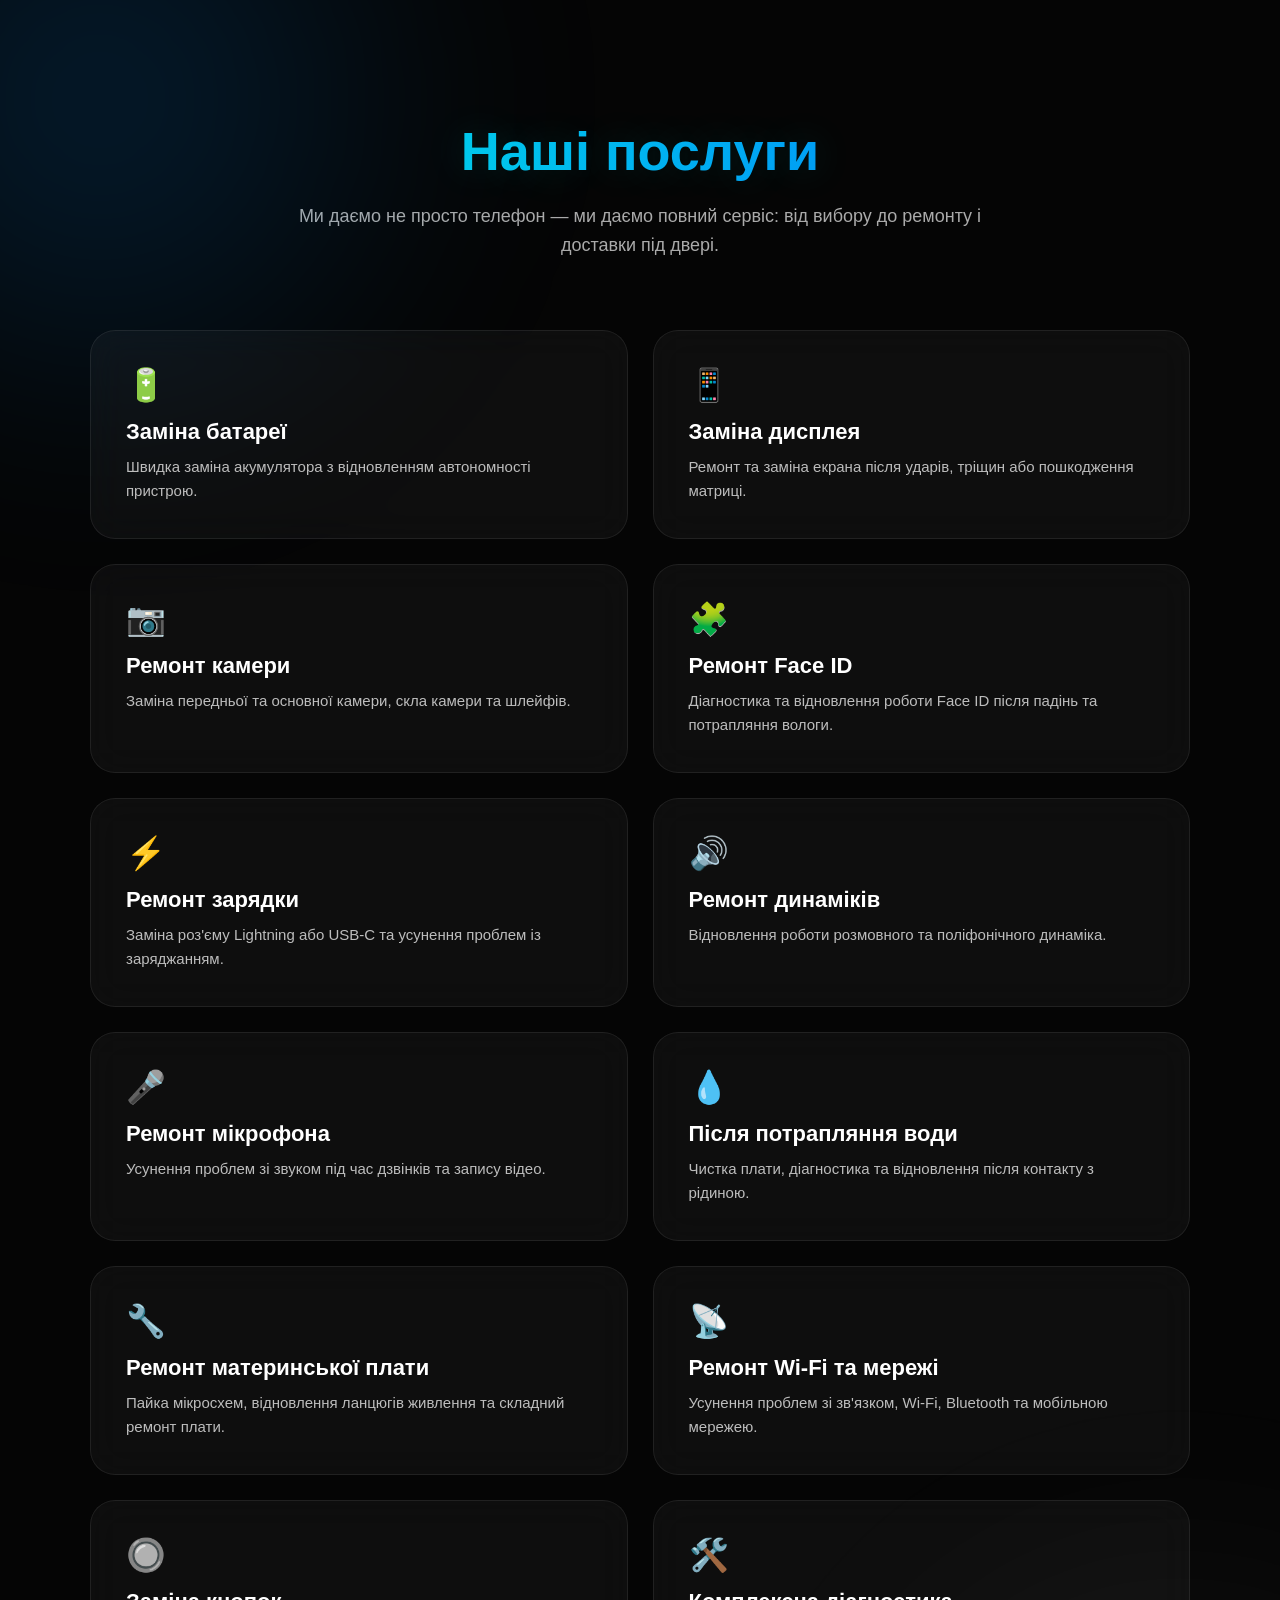
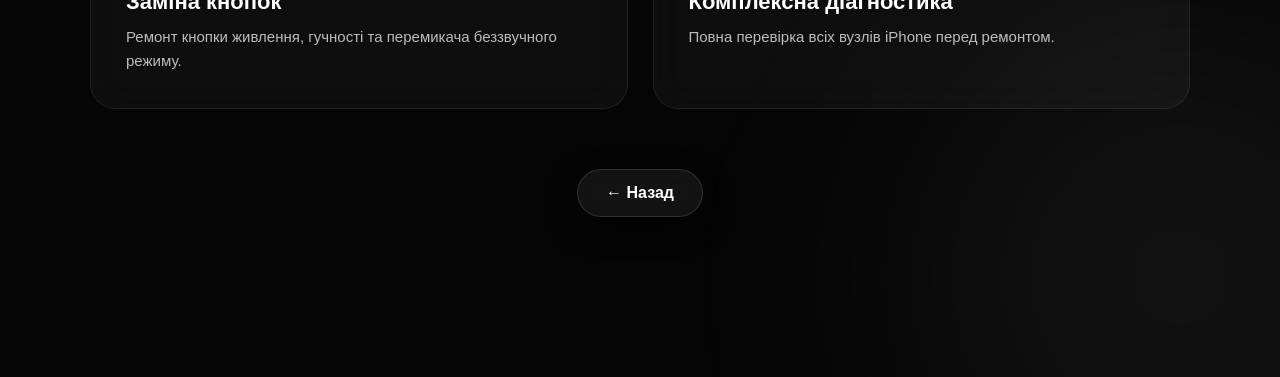
<file: services.html>
<!DOCTYPE html>
<html>
<head>
  <title>Наші послуги</title>
  <link rel="stylesheet" href="css/style.css">
</head>
<body>
    <section class="services-section">

        <h2>Наші послуги</h2>
      
        <p class="subtitle">
          Ми даємо не просто телефон — ми даємо повний сервіс:
          від вибору до ремонту і доставки під двері.
        </p>
      
        <div class="services-grid">

            <div class="service-card">
              <div class="service-icon">🔋</div>
              <h3>Заміна батареї</h3>
              <p>Швидка заміна акумулятора з відновленням автономності пристрою.</p>
            </div>
          
            <div class="service-card">
              <div class="service-icon">📱</div>
              <h3>Заміна дисплея</h3>
              <p>Ремонт та заміна екрана після ударів, тріщин або пошкодження матриці.</p>
            </div>
          
            <div class="service-card">
              <div class="service-icon">📷</div>
              <h3>Ремонт камери</h3>
              <p>Заміна передньої та основної камери, скла камери та шлейфів.</p>
            </div>
          
            <div class="service-card">
              <div class="service-icon">🧩</div>
              <h3>Ремонт Face ID</h3>
              <p>Діагностика та відновлення роботи Face ID після падінь та потрапляння вологи.</p>
            </div>
          
            <div class="service-card">
              <div class="service-icon">⚡</div>
              <h3>Ремонт зарядки</h3>
              <p>Заміна роз'єму Lightning або USB-C та усунення проблем із заряджанням.</p>
            </div>
          
            <div class="service-card">
              <div class="service-icon">🔊</div>
              <h3>Ремонт динаміків</h3>
              <p>Відновлення роботи розмовного та поліфонічного динаміка.</p>
            </div>
          
            <div class="service-card">
              <div class="service-icon">🎤</div>
              <h3>Ремонт мікрофона</h3>
              <p>Усунення проблем зі звуком під час дзвінків та запису відео.</p>
            </div>
          
            <div class="service-card">
              <div class="service-icon">💧</div>
              <h3>Після потрапляння води</h3>
              <p>Чистка плати, діагностика та відновлення після контакту з рідиною.</p>
            </div>
          
            <div class="service-card">
              <div class="service-icon">🔧</div>
              <h3>Ремонт материнської плати</h3>
              <p>Пайка мікросхем, відновлення ланцюгів живлення та складний ремонт плати.</p>
            </div>
          
            <div class="service-card">
              <div class="service-icon">📡</div>
              <h3>Ремонт Wi-Fi та мережі</h3>
              <p>Усунення проблем зі зв'язком, Wi-Fi, Bluetooth та мобільною мережею.</p>
            </div>
          
            <div class="service-card">
              <div class="service-icon">🔘</div>
              <h3>Заміна кнопок</h3>
              <p>Ремонт кнопки живлення, гучності та перемикача беззвучного режиму.</p>
            </div>
          
            <div class="service-card">
              <div class="service-icon">🛠️</div>
              <h3>Комплексна діагностика</h3>
              <p>Повна перевірка всіх вузлів iPhone перед ремонтом.</p>
            </div>
          
          </div>
        <div class="back-wrapper">
            <a href="index.html" class="back-btn">← Назад</a>
          </div>
      </section>

      

</body>
</html>
</file>
<file: css/style.css>
*{
    margin:0;
    padding:0;
    box-sizing:border-box;
    font-family:'Inter',sans-serif;
    }
    
    html{
    scroll-behavior:smooth;
    }
    html{
        scroll-behavior: smooth;
    }
    body{
    background:#0d0d0d;
    color:#ffffff;
    overflow-x:hidden;
    }
    body{
        overflow-x:hidden;
        }
        .container{
            max-width:1400px;
            width:92%;
            margin:auto;
            }
    
    header{
    padding:10px 0;

    position:sticky;
    top:0;
    z-index:100;
    box-shadow:0 10px 15px rgba(0, 0, 0, 0.05);
    }
    
    .navbar{
    display:flex;
    justify-content:space-between;
    align-items:center;
    }
    
    .logo{
        display:flex;
        align-items:center;
        gap:12px;
        font-size:28px;
        font-weight:700;
    }
    
    .logo img{
        width:32px;
        height:32px;
        object-fit:contain;
        filter: brightness(0) invert(1);
    }
    
    nav ul{
    display:flex;
    list-style:none;
    gap:35px;
    }
    
    nav a{
    text-decoration:none;
    color:#888686;
    font-weight:500;
    transition:.3s;
    }
    
    nav a:hover{
    color:#666;
    }
    
    .header-btn{
    background:#101010c9;
    color:white;
    padding:14px 28px;
    border-radius:40px;
    text-decoration:none;
    font-weight:600;
    border:1px solid #5b5959cf;
    box-shadow:
    0 0 15px rgba(255,255,255,.8),
    0 0 30px rgba(255,255,255,.6),
    0 0 50px rgba(255,255,255,.4);
    }
    

    
    .hero-content{
        display:flex;
        align-items:center;
        justify-content:space-between;
        gap:40px;
        overflow:hidden;
    }
    
    .hero-left{
        max-width:600px;
        position:relative;
        top:0;
    }
    
    
    .hero-left h1{
        font-size:48px;
        line-height:1.2;
        font-weight:600;
        margin-bottom:25px;
        max-width:550px;
        color: white;
        }
    
        .logo-text{
            font-family:'Exo 2',sans-serif;
            font-size:42px;
            font-weight:600;
            letter-spacing:-1px;
            color:white;
        }
    .hero-left p{
    font-size:20px;
    color:#9a9a9a;
    margin-bottom:35px;
    line-height:1.6;
    }
    
    .hero-buttons{
    display:flex;
    gap:15px;
    margin-bottom:40px;
    }
    
    .btn-dark{
    background:#ffffff;
    color:rgb(0, 0, 0);
    padding:18px 32px;
    border-radius:40px;
    text-decoration:none;
    font-weight:600;
    }
    
    .btn-light{
    background:rgb(0, 0, 0);
    color:#ffffff;
    padding:18px 32px;
    border-radius:40px;
    text-decoration:none;
    font-weight:600;
    border:1px solid #b8b5b5;
    
    }
    
    .advantages{
        display:flex;
        gap:20px;
        flex-wrap:nowrap;   
        justify-content:space-between;
    }.advantages{
        display:flex;
        gap:20px;
        flex-wrap:nowrap;   
        justify-content:space-between;
    }
    
    .advantage-card{
        background:rgb(0, 0, 0);
        padding:20px;
        border-radius:30px;
    
        width:230px;
        height:80px;
    
        display:flex;
        flex-direction:row;
        align-items:center;
        gap:12px;
        border:1px solid #5b5a5a70;
        box-shadow:0 10px 20px rgba(51, 50, 50, 0.308);
    }
    
    .advantage-card img{
        width:28px;
        height:28px;
        object-fit:contain;
        flex-shrink:0;
        filter: brightness(0) invert(1);
    }
    
    
    .advantage-card .text{
        display:flex;
        flex-direction:column; /* 🔥 це робить 2 рядки */
        color: white;
    }
    
    .advantage-card h3{
        margin:0;
        font-size:13px;
        font-weight:600;
        white-space:nowrap;
    }
    
    .advantage-card p{
        margin:0;
        font-size:12px;
        color:#666;
        white-space:nowrap;
    }
    
    .hero{
        position:relative;
        overflow:hidden;
    
        background-image:url("../images/hero-bg.jpg");
        background-size:cover;
        background-position:center;
        background-repeat:no-repeat;
    
        padding:80px 0;
    }
        
        .hero-right{
        position:relative;
        flex:1;
        height:680px;
        display:flex;
        justify-content:center;
        align-items:center;
        
        }
        
        .big-circle{
        position:absolute;
        width:650px;
        height:750px;
        border:2px solid rgba(96, 9, 9, 0.9);
        border-radius:50%;
        right:-130px;
        top:-180px;
        }
        
        .small-circle{
        position:absolute;
        width:520px;
        height:520px;
        border:2px solid rgba(208, 8, 8, 0.9);
        border-radius:50%;
        right:-40px;
        top:20px;
        }
        
        
        
        .hero-phone{
        position:relative;
        z-index:5;
        margin-top: -170px;
        margin-left: -170px;
        width:350px;
        transform:translateX(150px);
        filter:drop-shadow(0 25px 35px rgba(0,0,0,.2));
        }
        .hero-content{
            display:flex;
            align-items:center;
            justify-content:space-between;
            gap:40px;
            overflow:hidden;
            }
    
    .models{
    padding:80px 0;
    }
    
    .models h2{
    font-size:42px;
    text-align:center;
    margin-bottom:40px;
    }
    
    .tabs{
    display:flex;
    justify-content:center;
    gap:15px;
    flex-wrap:wrap;
    margin-bottom:50px;
    }
    
    .tab{
        border:none;
        padding:14px 28px;
        border-radius:40px;
        cursor:pointer;
    
        background:#000;
        color:white;
    
        font-weight:600;
        transition:all .3s ease;
    }
    
    .tab.active{
        background:#fff;
        color:#000;
    
        box-shadow:
            0 0 15px rgba(255,255,255,.8),
            0 0 30px rgba(255,255,255,.6),
            0 0 50px rgba(255,255,255,.4);
    }
    
    .tab:hover{
        transform:translateY(-2px);
    }
    .phones-grid{
    display:grid;
    grid-template-columns:repeat(3,1fr);
    gap:30px;
    }
    .bottom-phone{
        display:flex;
        justify-content:center;
        margin-top:30px;
    }
    #iphone12{
        grid-template-columns:repeat(3,1fr);
    }
    
    .iphone12-max{
        grid-column:2 / 3;
    }
    .phone-card{
        background:linear-gradient(
            145deg,
            #181818,
            #232323
        );
    
        border:1px solid rgba(255,255,255,.08);
    
        border-radius:30px;
        padding:25px;
    
        display:flex;
        align-items:center;
        gap:20px;
    
        min-height:260px;
    
        transition:.35s;
    
        box-shadow:
        0 10px 25px rgba(0,0,0,.4);
    }
    
    .phone-card img{
        width:160px;
        height:160px;
        object-fit:contain;
        flex-shrink:0;
    }
    .big-phone{
        transform:scale(1.40);
    }
    
    .phone-card:hover{
        transform:translateY(-10px);
    
        box-shadow:
        0 0 25px rgba(255,255,255,.08),
        0 0 60px rgba(255,255,255,.04);
    
        border-color:rgba(255,255,255,.2);
    }
   
    .phone-info{
        display:flex;
        flex-direction:column;
        gap:8px;
    }
    .phone-card h3{
        margin:0;
        font-size:14px;
        font-weight:500;
        white-space:nowrap;
    }
    .phone-info h2{
        color:white;
        margin:0;
        font-size:20px;
        font-weight:700;
    }
    .small-text{
        margin:0;
        font-size:13px;
        color:#ffffff;
    }
    .services{
        list-style:none; /* прибираємо стандартні кружечки */
        padding:0;
        margin:15px 0;
    }
    
    .services li{
        display:flex;
        align-items:center;
    
        gap:8px;
        margin-bottom:8px;
    
        font-size:14px;
        color:#ffffff;
    }
    
    .services li::before{
        content:"✓";
    
        width:20px;
        height:20px;
    
        border:none;
        border-radius:50%;
    
        background:white;
        color:black;
    
        display:flex;
        align-items:center;
        justify-content:center;
    
        font-size:12px;
        font-weight:700;
    }
    .phone-info a{
        display:inline-block;
        margin-top:7px;
        background:#ffffff;
        color:rgb(0, 0, 0);
        padding:8px 18px;
        border-radius:20px;
        text-decoration:none;
        width:max-content;
        margin-left: 8px;
    }
    .phone-info a:hover{
        transform:translateY(-3px);
    
        box-shadow:
        0 0 20px rgba(255,255,255,.6),
        0 0 40px rgba(255,255,255,.25);
    }
    .phone-card p{
    color:#666;
    margin-bottom:20px;
    }
    .phone-card img{
        filter:
        drop-shadow(0 0 25px rgba(255,255,255,.15))
        drop-shadow(0 0 50px rgba(255,255,255,.08));
    }
    .iphone12-max,
.iphone13-max,
.iphone14-max,
.iphone15-max,
.iphone16-max{
    grid-column:2/3;
}
.iphone17-max{
    grid-column:2/3;
}
    .phone-card a{
    display:inline-block;
    background:#2f2f2f;
    color:white;
    padding:12px 25px;
    border-radius:30px;
    text-decoration:none;
    border: 2px #595757;
    }
    
    .hidden{
    display:none;
    }
    
    @media(max-width:992px){
    
    .hero-content{
    flex-direction:column;
    text-align:center;
    }
    
    .hero-left h1{
    font-size:35px;
    }
    
    .advantages{
    justify-content:center;
    }
    
    .phones-grid{
    grid-template-columns:repeat(2,1fr);
    }
    
    }
    
    @media(max-width:768px){
    
    .navbar{
    flex-direction:column;
    gap:20px;
    }
    
    nav ul{
    flex-wrap:wrap;
    justify-content:center;
    }
    
    .hero-left h1{
        font-size:58px;
        line-height:1.1;
        font-weight:800;
        margin-bottom:25px;
        }
    
    .hero-left p{
    font-size:17px;
    }
    
    .hero-buttons{
    flex-direction:column;
    }
    
    .phones-grid{
    grid-template-columns:1fr;
    }
    
    .models h2{
    font-size:32px;
    }
    
    }

.why-us{
    padding:100px 20px;
}

.why-us h2{
    text-align:center;
    color:#fff;
    font-size:48px;
    margin-bottom:50px;
}

.why-grid{
    display:grid;
    grid-template-columns:repeat(auto-fit,minmax(250px,1fr));
    gap:25px;
}

.why-card{
    background:rgba(255,255,255,.04);
    border:1px solid rgba(255,255,255,.08);
    border-radius:25px;
    padding:35px;
    text-align:center;
    transition:.3s;
}

.why-card:hover{
    transform:translateY(-8px);
    border-color:#00ffe1;
    box-shadow:0 0 30px rgba(0,255,225,.15);
}

.icon{
    font-size:42px;
    margin-bottom:15px;
}

.why-card h3{
    color:white;
    margin-bottom:12px;
}

.why-card p{
    color:#aaa;
    line-height:1.7;
}

@media(max-width:768px){

    .why-us h2{
        font-size:34px;
    }

}


.steps{
    padding:120px 0;
    background:#111;
}

.steps h2{
    text-align:center;
    color:white;
    font-size:48px;
    margin-bottom:70px;
}

.steps-grid{
    display:grid;
    grid-template-columns:repeat(4,1fr);
    gap:25px;
}

.step{
    background:#171717;

    border-radius:30px;

    padding:40px;

    text-align:center;

    position:relative;

    transition:.3s;
}

.step:hover{
    transform:translateY(-10px);

    box-shadow:
    0 0 30px rgba(255,255,255,.1);
}

.step h3{
    width:80px;
    height:80px;

    margin:0 auto 20px;

    border-radius:50%;

    background:linear-gradient(
    135deg,
    #ffffff,
    #d7d7d7
    );

    color:black;

    display:flex;
    align-items:center;
    justify-content:center;

    font-size:32px;
    font-weight:800;
}

.step p{
    color:white;
    font-size:18px;
}

.contacts{
    padding:120px 0;
    background:#050505;
}

.contacts h2{
    text-align:center;
    color:white;
    font-size:48px;
    margin-bottom:50px;
}

.contact-card{
    max-width:700px;
    margin:auto;

    background:rgba(255,255,255,.05);

    border:1px solid rgba(255,255,255,.08);

    backdrop-filter:blur(20px);

    border-radius:35px;

    padding:50px;

    text-align:center;
}

.contact-card p{
    color:white;
    font-size:22px;
    margin:20px 0;
}

footer{
    background:black;
    border-top:1px solid rgba(255,255,255,.08);

    padding:35px 0;
}

footer p{
    text-align:center;
    color:#8a8a8a;
    font-size:15px;
}
.why-us h2,
.steps h2,
.contacts h2{
    text-shadow:
    0 0 15px rgba(255,255,255,.3),
    0 0 40px rgba(255,255,255,.15);
}




.prices-page{
    position:relative;
    min-height:100vh;
    padding:120px 0;
    overflow:hidden;
    background:#050505;
}

/* Велике світіння зліва */
.prices-page::before{
    content:"";
    position:absolute;
    width:700px;
    height:700px;

    background:
    radial-gradient(
        circle,
        rgba(0,132,255,.25),
        transparent 70%
    );

    top:-250px;
    left:-250px;

    filter:blur(80px);
}

.prices-page::after{
    content:"";
    position:absolute;
    width:700px;
    height:700px;

    background:
    radial-gradient(
        circle,
        rgba(255,255,255,.12),
        transparent 70%
    );

    bottom:-250px;
    right:-250px;

    filter:blur(100px);
}

.prices-page h1{
    text-align:center;
    font-size:48px;
    margin-bottom:60px;
}

.price-grid{
    position:relative;
    z-index:2;

    display:grid;
    grid-template-columns:repeat(4,1fr);
    gap:25px;
}

.price-card{
    position:relative;

    background:
    linear-gradient(
        145deg,
        rgba(255,255,255,.08),
        rgba(255,255,255,.03)
    );

    backdrop-filter:blur(20px);

    border:1px solid rgba(255,255,255,.1);

    border-radius:30px;
    padding:35px;

    overflow:hidden;

    transition:.35s;
}

.price-card::before{
    content:"";
    position:absolute;

    width:200px;
    height:200px;

    background:
    radial-gradient(
        circle,
        rgba(255,255,255,.15),
        transparent 70%
    );

    top:-120px;
    right:-120px;
}

.price-card:hover{
    transform:translateY(-10px);

    box-shadow:
    0 0 30px rgba(255,255,255,.12),
    0 0 80px rgba(0,132,255,.15);
}

.price-card h3{
    margin-bottom:15px;
    color:white;
}

.price-card p{
    color:#ffffff;
    font-size:24px;
    font-weight:700;
}
.models-nav{
    display:flex;
    justify-content:center;
    gap:15px;
    flex-wrap:wrap;
    margin-bottom:50px;
}

.models-nav a{
    width:60px;
    height:60px;

    display:flex;
    align-items:center;
    justify-content:center;

    text-decoration:none;

    background:#171717;
    color:white;

    border-radius:50%;

    font-size:20px;
    font-weight:700;

    border:1px solid rgba(255,255,255,.08);

    transition:.3s;
}

.models-nav a:hover{
    transform:translateY(-5px);

    box-shadow:
    0 0 20px rgba(255,255,255,.25),
    0 0 40px rgba(255,255,255,.1);

    border-color:rgba(255,255,255,.25);
}

.models-nav a:active{
    transform:scale(.95);
}

.services-section{
    padding:120px 0;
    position:relative;
    background:#050505;
    overflow:hidden;
}


.services-section::before{
    content:"";
    position:absolute;
    width:800px;
    height:800px;
    background:radial-gradient(circle, rgba(0,140,255,.18), transparent 70%);
    top:-300px;
    left:-300px;
    filter:blur(90px);
}

.services-section::after{
    content:"";
    position:absolute;
    width:800px;
    height:800px;
    background:radial-gradient(circle, rgba(255,255,255,.08), transparent 70%);
    bottom:-300px;
    right:-300px;
    filter:blur(100px);
}


.services-section h2{
    text-align:center;
    font-size:54px;
    margin-bottom:20px;

    background:linear-gradient(90deg,#00ffe1,#0066ff);
    -webkit-background-clip:text;
    -webkit-text-fill-color:transparent;

    text-shadow:0 0 40px rgba(0,255,255,.15);
}


.services-section p.subtitle{
    text-align:center;
    max-width:750px;
    margin:0 auto 70px;
    color:#aaa;
    font-size:18px;
    line-height:1.6;
}


.services-grid{
    display:grid;
    grid-template-columns:repeat(2,1fr);
    gap:25px;
    max-width:1100px;
    margin:auto;
}


.service-card{
    position:relative;
    background:rgba(255,255,255,0.04);
    backdrop-filter:blur(18px);

    border:1px solid rgba(255,255,255,0.08);
    border-radius:25px;

    padding:35px;

    transition:.4s;

    overflow:hidden;
}


.service-card::before{
    content:"";
    position:absolute;
    width:250px;
    height:250px;
    background:radial-gradient(circle, rgba(0,255,255,.15), transparent 70%);
    top:-120px;
    right:-120px;
    opacity:0;
    transition:.4s;
}


.service-card:hover{
    transform:translateY(-12px);
    border-color:rgba(0,255,255,.25);
    box-shadow:0 20px 60px rgba(0,0,0,.6);
}

.service-card:hover::before{
    opacity:1;
}


.service-icon{
    font-size:32px;
    margin-bottom:15px;
}


.service-card h3{
    font-size:22px;
    margin-bottom:10px;
    color:white;
}


.service-card p{
    color:#bdbdbd;
    line-height:1.6;
    font-size:15px;
}

.back-wrapper{
    display:flex;
    justify-content:center;

    margin-top:60px;
    padding-bottom:40px;
}


.back-btn{
    display:inline-flex;
    align-items:center;
    gap:10px;

    padding:14px 28px;
    border-radius:50px;

    background:rgba(255,255,255,0.06);
    border:1px solid rgba(255,255,255,0.12);

    color:white;
    text-decoration:none;

    font-weight:600;
    font-size:16px;

    backdrop-filter:blur(12px);

    transition:.35s;

    box-shadow:0 10px 30px rgba(0,0,0,0.4);
}

.back-btn:hover{
    transform:translateY(-4px) scale(1.05);

    border-color:rgba(0,255,255,0.4);

    box-shadow:
        0 0 20px rgba(0,255,255,0.25),
        0 15px 40px rgba(0,0,0,0.6);
}


.cta-btn{
    position:relative;
    display:inline-flex;
    align-items:center;
    gap:10px;

    padding:14px 26px;
    border-radius:50px;

    color:white;
    text-decoration:none;
    font-weight:700;
    font-size:15px;

    background:linear-gradient(135deg,#00ffe1,#34373b);
    box-shadow:
        0 0 15px rgba(0,255,225,.3),
        0 0 40px rgba(0,102,255,.25),
        0 15px 35px rgba(0,0,0,.5);

    overflow:hidden;
    transition:.35s;
    transform:translateZ(0);
}


.cta-btn:hover{
    transform:translateY(-4px) scale(1.05);
    box-shadow:
        0 0 25px rgba(28, 34, 33, 0.5),
        0 0 70px rgba(0,102,255,.4),
        0 20px 50px rgba(0,0,0,.6);
}


.cta-btn:active{
    transform:scale(.97);
}


.cta-btn .shine{
    position:absolute;
    top:0;
    left:-100%;
    width:100%;
    height:100%;

    background:linear-gradient(
        120deg,
        transparent,
        rgba(255,255,255,.35),
        transparent
    );

    transform:skewX(-20deg);
}


.cta-btn:hover .shine{
    animation:shineMove .8s ease;
}

@keyframes shineMove{
    0%{ left:-100%; }
    100%{ left:120%; }
}

.cta-main{
    position:relative;
    display:inline-flex;
    align-items:center;
    gap:10px;

    padding:18px 34px;
    border-radius:50px;

    text-decoration:none;
    font-weight:800;
    font-size:16px;

    color:#000;

    background:linear-gradient(135deg,#00ffe1,#0066ff);
    box-shadow:
        0 0 20px rgba(0,255,225,.35),
        0 0 60px rgba(0,102,255,.25),
        0 20px 40px rgba(0,0,0,.6);

    overflow:hidden;

    transition:.35s ease;
    transform:translateZ(0);
}

.cta-main:hover{
    transform:translateY(-5px) scale(1.05);
    box-shadow:
        0 0 35px rgba(0,255,225,.55),
        0 0 90px rgba(0,102,255,.35),
        0 25px 60px rgba(0,0,0,.7);
}

.cta-main:active{
    transform:scale(.97);
}

.cta-main::before{
    content:"";
    position:absolute;
    top:-50%;
    left:-50%;

    width:200%;
    height:200%;

    background:radial-gradient(
        circle,
        rgba(255,255,255,.25),
        transparent 60%
    );

    opacity:0;
    transition:.4s;
}

.cta-main:hover::before{
    opacity:1;
}


.cta-main i{
    position:absolute;
    top:0;
    left:-120%;

    width:100%;
    height:100%;

    background:linear-gradient(
        120deg,
        transparent,
        rgba(255,255,255,.4),
        transparent
    );

    transform:skewX(-20deg);
}

.cta-main:hover i{
    animation:shine 0.8s ease;
}

@keyframes shine{
    0%{ left:-120%; }
    100%{ left:120%; }
}



#modelSelect{
    width:100%;
    max-width:450px;
    margin:0 auto 40px;
    display:block;

    padding:15px;
    border-radius:15px;

    background:#111;
    color:white;

    border:1px solid rgba(255,255,255,.1);
    font-size:16px;
}




.sale-page{
    min-height:100vh;
    padding:60px 0 120px;
    background:#050505;
}

.sale-top{
    display:flex;
    justify-content:space-between;
    align-items:center;
    margin-bottom:80px;
}

.sale-logo{
    display:flex;
    align-items:center;
    gap:12px;
}

.sale-logo img{
    width:40px;
    filter:brightness(0) invert(1);
}

.sale-hero{
    text-align:center;
    margin-bottom:70px;
}

.sale-hero h1{
    font-size:72px;
    margin-bottom:20px;

    background:linear-gradient(90deg,#fff,#00ffe1);
    -webkit-background-clip:text;
    -webkit-text-fill-color:transparent;
}

.sale-hero p{
    color:#aaa;
    font-size:22px;
}

.sale-grid{
    display:grid;
    grid-template-columns:repeat(2,1fr);
    gap:30px;
}

.sale-card{
    position:relative;

    background:rgba(255,255,255,.05);
    border:1px solid rgba(255,255,255,.08);

    border-radius:35px;

    padding:45px;

    transition:.35s;
}

.sale-card:hover{
    transform:translateY(-10px);

    box-shadow:
    0 0 40px rgba(0,255,255,.15);
}

.sale-card h2{
    font-size:58px;
    margin-bottom:15px;
}

.sale-card h3{
    margin-bottom:15px;
}

.sale-card p{
    color:#aaa;
}

.hot{
    border:2px solid #00ffe1;
}

.badge{
    position:absolute;
    top:20px;
    right:20px;

    background:#00ffe1;
    color:black;

    padding:8px 15px;
    border-radius:30px;

    font-weight:700;
}

.super-banner{
    margin-top:70px;

    text-align:center;

    padding:70px;

    border-radius:40px;

    background:
    linear-gradient(
    135deg,
    rgba(0,255,225,.15),
    rgba(0,102,255,.15)
    );

    border:1px solid rgba(255,255,255,.08);
}

.super-banner h2{
    font-size:52px;
    margin-bottom:15px;
}

.super-banner p{
    color:#ddd;
    font-size:22px;
    margin-bottom:30px;
}

.countdown-box{
    margin:80px 0;
    text-align:center;
}

.countdown{
    display:flex;
    justify-content:center;
    gap:25px;
    margin-top:35px;
}

.time-card{
    width:140px;
    padding:30px;
    border-radius:30px;

    background:rgba(255,255,255,.05);
    border:1px solid rgba(255,255,255,.08);

    backdrop-filter:blur(15px);
}

.time-card span{
    font-size:52px;
    font-weight:800;
    color:white;
}

.time-card p{
    color:#aaa;
    margin-top:10px;
}

.stats-grid{
    display:grid;
    grid-template-columns:repeat(3,1fr);
    gap:25px;
    margin:100px 0;
}

.stat-card{
    background:rgba(255,255,255,.05);
    border:1px solid rgba(255,255,255,.08);

    border-radius:35px;

    padding:45px;
    text-align:center;

    transition:.3s;
}

.stat-card:hover{
    transform:translateY(-8px);
}

.stat-card h2{
    font-size:64px;
    margin-bottom:10px;

    background:linear-gradient(90deg,#00ffe1,#0066ff);
    -webkit-background-clip:text;
    -webkit-text-fill-color:transparent;
}

.wheel-section{
    margin:120px 0;
    text-align:center;
}

.wheel-section h2{
    font-size:54px;
}

.wheel-subtitle{
    color:#aaa;
    margin-top:15px;
}

.wheel-container{
    display:flex;
    justify-content:center;
    margin:50px 0;
}

.wheel{
    width:320px;
    height:320px;

    border-radius:50%;

    background:
    conic-gradient(
        #00ffe1,
        #0066ff,
        #00ffe1,
        #ffffff,
        #0066ff,
        #00ffe1
    );

    position:relative;

    transition:4s cubic-bezier(.17,.67,.13,.99);

    box-shadow:
    0 0 50px rgba(0,255,225,.3),
    0 0 100px rgba(0,102,255,.15);
}

.wheel-center{
    position:absolute;

    width:120px;
    height:120px;

    background:#050505;

    border-radius:50%;

    top:50%;
    left:50%;

    transform:translate(-50%,-50%);

    display:flex;
    align-items:center;
    justify-content:center;

    font-size:50px;
}

.spin-btn{
    border:none;

    padding:18px 40px;

    border-radius:50px;

    cursor:pointer;

    font-size:18px;
    font-weight:700;

    background:linear-gradient(135deg,#00ffe1,#0066ff);

    color:black;
}

.prize-result{
    margin-top:30px;
    font-size:28px;
    font-weight:700;
}

.mega-sale{
    margin-top:120px;

    border-radius:40px;

    overflow:hidden;

    background:
    linear-gradient(
        135deg,
        rgba(0,255,225,.15),
        rgba(0,102,255,.15)
    );

    border:1px solid rgba(255,255,255,.08);
}

.mega-sale-content{
    padding:80px;
    text-align:center;
}

.mega-sale h2{
    font-size:40px;
}

.mega-sale h3{
    font-size:120px;

    margin:20px 0;

    background:linear-gradient(90deg,#fff,#00ffe1);
    -webkit-background-clip:text;
    -webkit-text-fill-color:transparent;
}
</file>
